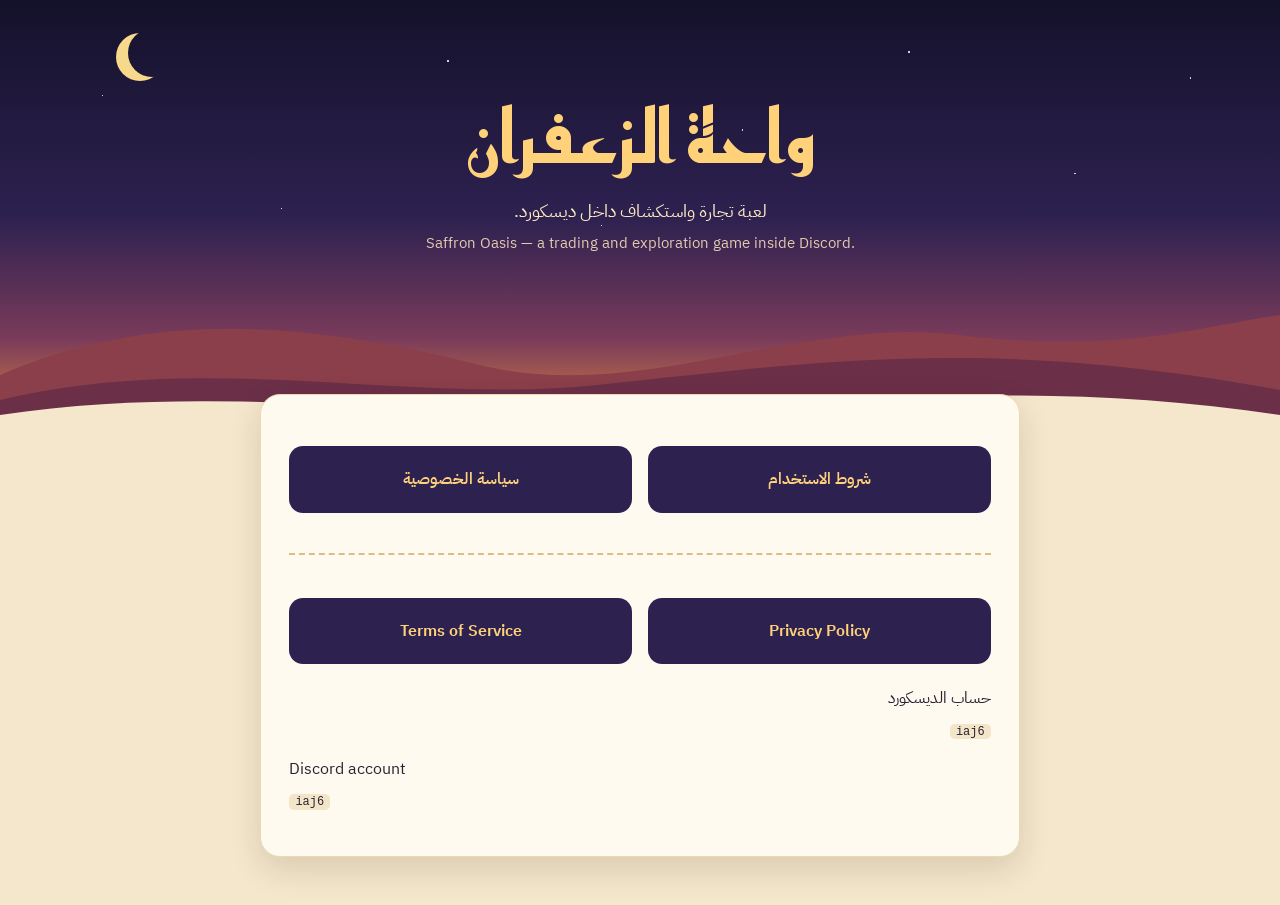
<file: index.html>
<!doctype html><html lang="ar" dir="rtl"><head><meta charset="utf-8"><meta name="viewport" content="width=device-width,initial-scale=1"><title>واحة الزعفران | Saffron Oasis</title><link rel="preconnect" href="https://fonts.googleapis.com"><link rel="preconnect" href="https://fonts.gstatic.com" crossorigin><link href="https://fonts.googleapis.com/css2?family=IBM+Plex+Sans+Arabic:wght@400;600;700&family=Reem+Kufi:wght@500;700&display=swap" rel="stylesheet"><link rel="stylesheet" href="style.css"></head><body>
<header class="hero big"><div class="moon"></div><h1>واحة الزعفران</h1><p>لعبة تجارة واستكشاف داخل ديسكورد.</p><p class="sub-en" lang="en">Saffron Oasis — a trading and exploration game inside Discord.</p><svg class="dunes" viewBox="0 0 1200 170" preserveAspectRatio="none" aria-hidden="true"><path d="M0 110 C150 40 300 60 450 100 C600 140 750 50 900 70 C1050 90 1130 60 1200 50 V170 H0Z" fill="#8a3f4a"/><path d="M0 135 C200 85 380 140 560 120 C760 98 920 70 1200 125 V170 H0Z" fill="#6b2f48"/><path d="M0 150 C220 115 420 160 640 145 C860 130 1010 120 1200 150 V170 H0Z" fill="#f4e7cb"/></svg></header>
<main class="card">
<ul class="tiles"><li><a href="terms.html">شروط الاستخدام</a></li><li><a href="privacy.html">سياسة الخصوصية</a></li></ul>
<div class="en" lang="en"><ul class="tiles"><li><a href="terms.html">Terms of Service</a></li><li><a href="privacy.html">Privacy Policy</a></li></ul></div>
<p class="contact">حساب الديسكورد<br><code>iaj6</code></p>
<p class="contact" lang="en" dir="ltr">Discord account<br><code>iaj6</code></p>
</main></body></html>
</file>
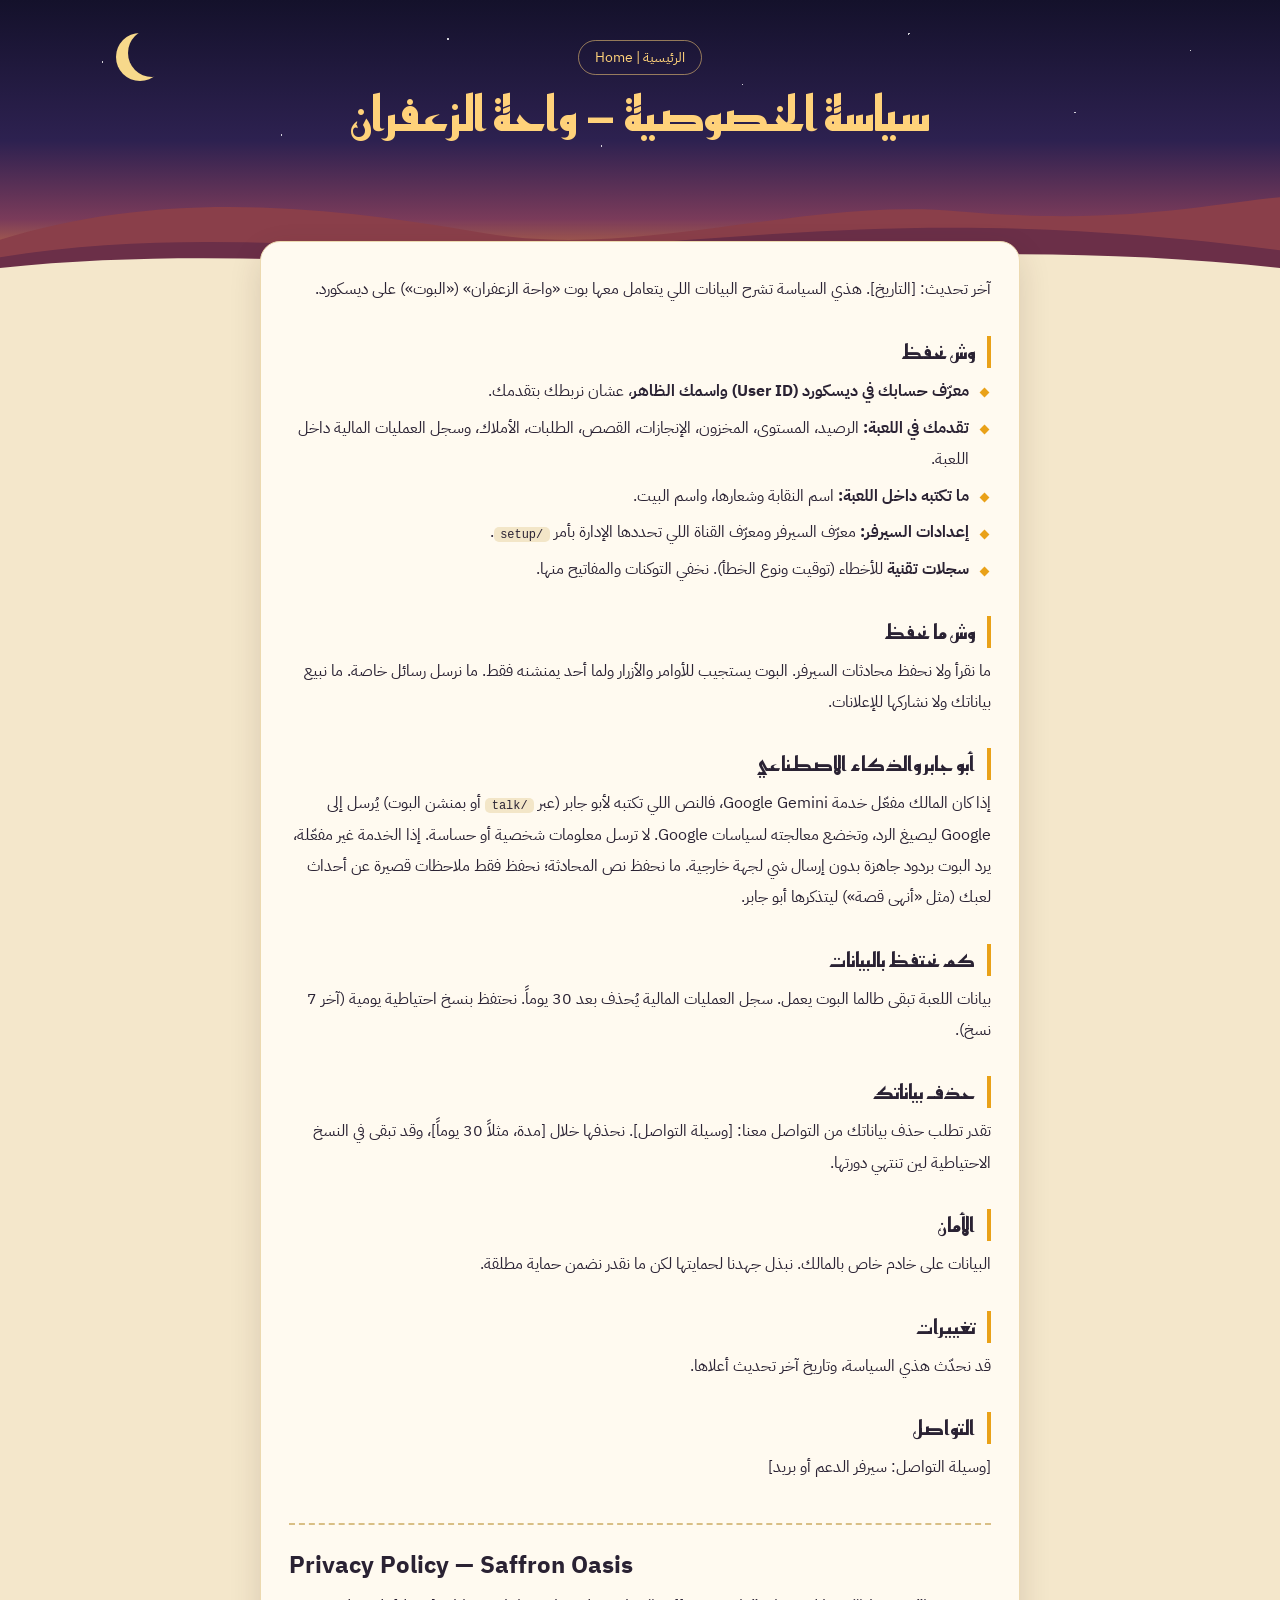
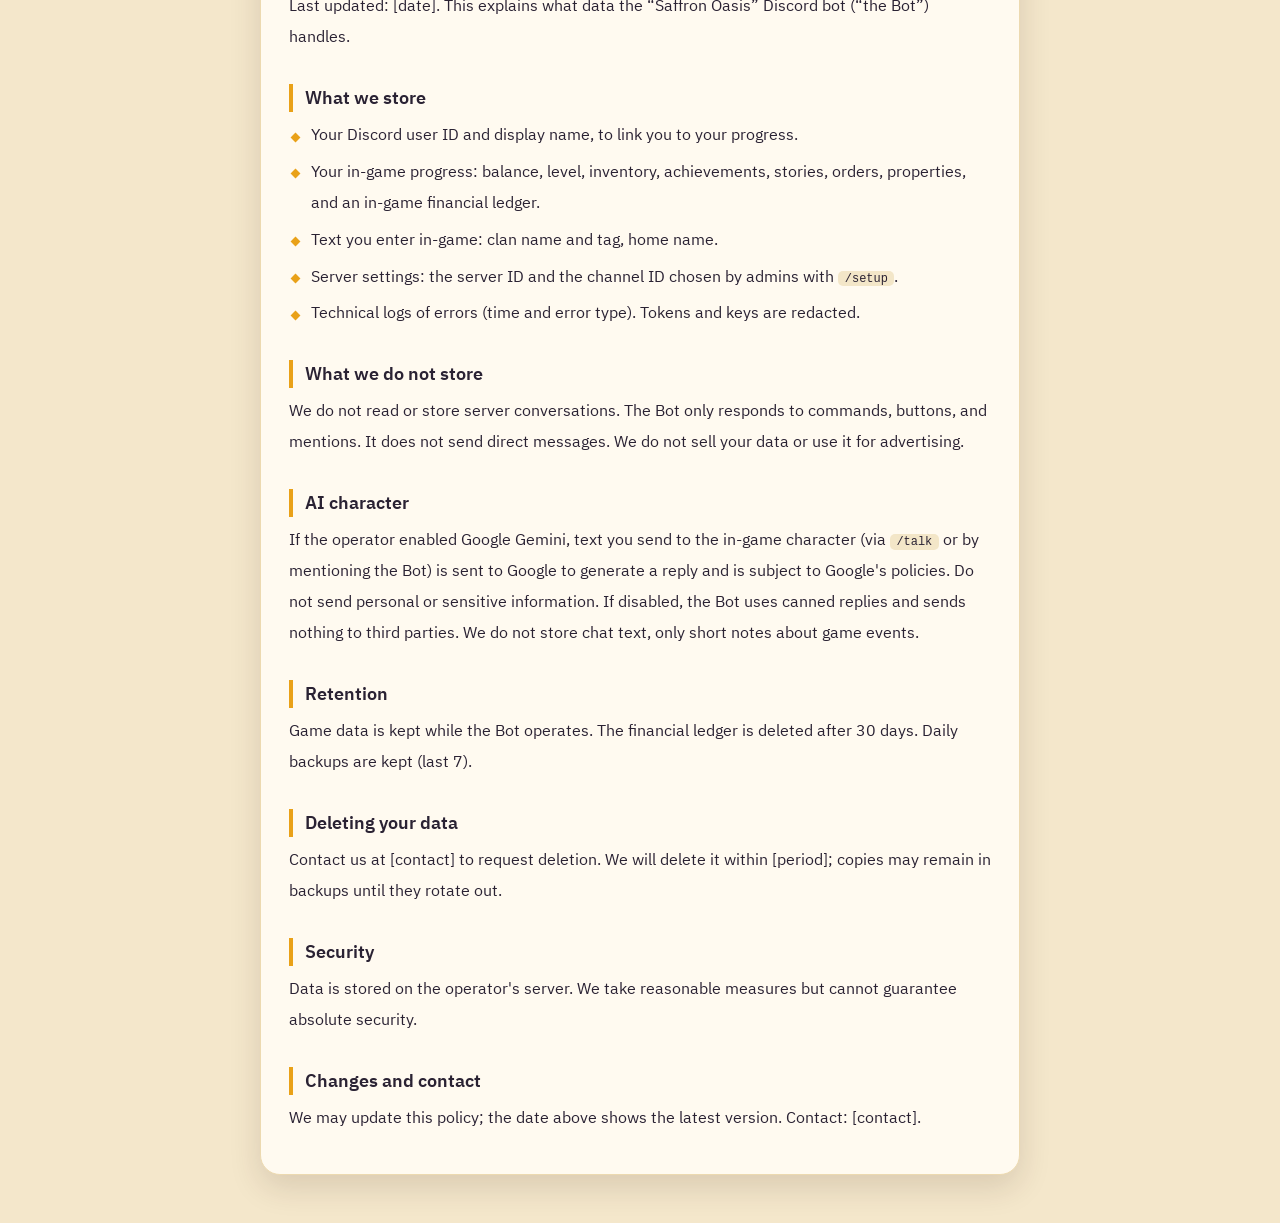
<file: privacy.html>
<!doctype html><html lang="ar" dir="rtl"><head><meta charset="utf-8"><meta name="viewport" content="width=device-width,initial-scale=1"><title>سياسة الخصوصية — واحة الزعفران</title><link rel="preconnect" href="https://fonts.googleapis.com"><link rel="preconnect" href="https://fonts.gstatic.com" crossorigin><link href="https://fonts.googleapis.com/css2?family=IBM+Plex+Sans+Arabic:wght@400;600;700&family=Reem+Kufi:wght@500;700&display=swap" rel="stylesheet"><link rel="stylesheet" href="style.css"></head><body>
<header class="hero"><div class="moon"></div><a class="back" href="index.html">الرئيسية | Home</a><h1>سياسة الخصوصية — واحة الزعفران</h1><svg class="dunes" viewBox="0 0 1200 170" preserveAspectRatio="none" aria-hidden="true"><path d="M0 110 C150 40 300 60 450 100 C600 140 750 50 900 70 C1050 90 1130 60 1200 50 V170 H0Z" fill="#8a3f4a"/><path d="M0 135 C200 85 380 140 560 120 C760 98 920 70 1200 125 V170 H0Z" fill="#6b2f48"/><path d="M0 150 C220 115 420 160 640 145 C860 130 1010 120 1200 150 V170 H0Z" fill="#f4e7cb"/></svg></header><main class="card">
<p>آخر تحديث: [التاريخ]. هذي السياسة تشرح البيانات اللي يتعامل معها بوت «واحة الزعفران» («البوت») على ديسكورد.</p>
<h2>وش نحفظ</h2>
<ul>
<li><b>معرّف حسابك في ديسكورد (User ID) واسمك الظاهر</b>، عشان نربطك بتقدمك.</li>
<li><b>تقدمك في اللعبة:</b> الرصيد، المستوى، المخزون، الإنجازات، القصص، الطلبات، الأملاك، وسجل العمليات المالية داخل اللعبة.</li>
<li><b>ما تكتبه داخل اللعبة:</b> اسم النقابة وشعارها، واسم البيت.</li>
<li><b>إعدادات السيرفر:</b> معرّف السيرفر ومعرّف القناة اللي تحددها الإدارة بأمر <code>/setup</code>.</li>
<li><b>سجلات تقنية</b> للأخطاء (توقيت ونوع الخطأ). نخفي التوكنات والمفاتيح منها.</li>
</ul>
<h2>وش ما نحفظ</h2>
<p>ما نقرأ ولا نحفظ محادثات السيرفر. البوت يستجيب للأوامر والأزرار ولما أحد يمنشنه فقط. ما نرسل رسائل خاصة. ما نبيع بياناتك ولا نشاركها للإعلانات.</p>
<h2>أبو جابر والذكاء الاصطناعي</h2>
<p>إذا كان المالك مفعّل خدمة Google Gemini، فالنص اللي تكتبه لأبو جابر (عبر <code>/talk</code> أو بمنشن البوت) يُرسل إلى Google ليصيغ الرد، وتخضع معالجته لسياسات Google. لا ترسل معلومات شخصية أو حساسة. إذا الخدمة غير مفعّلة، يرد البوت بردود جاهزة بدون إرسال شي لجهة خارجية. ما نحفظ نص المحادثة؛ نحفظ فقط ملاحظات قصيرة عن أحداث لعبك (مثل «أنهى قصة») ليتذكرها أبو جابر.</p>
<h2>كم نحتفظ بالبيانات</h2>
<p>بيانات اللعبة تبقى طالما البوت يعمل. سجل العمليات المالية يُحذف بعد 30 يوماً. نحتفظ بنسخ احتياطية يومية (آخر 7 نسخ).</p>
<h2>حذف بياناتك</h2>
<p>تقدر تطلب حذف بياناتك من التواصل معنا: [وسيلة التواصل]. نحذفها خلال [مدة، مثلاً 30 يوماً]، وقد تبقى في النسخ الاحتياطية لين تنتهي دورتها.</p>
<h2>الأمان</h2>
<p>البيانات على خادم خاص بالمالك. نبذل جهدنا لحمايتها لكن ما نقدر نضمن حماية مطلقة.</p>
<h2>تغييرات</h2>
<p>قد نحدّث هذي السياسة، وتاريخ آخر تحديث أعلاها.</p>
<h2>التواصل</h2>
<p>[وسيلة التواصل: سيرفر الدعم أو بريد]</p>
<div class="en" lang="en">
<h1>Privacy Policy — Saffron Oasis</h1>
<p>Last updated: [date]. This explains what data the “Saffron Oasis” Discord bot (“the Bot”) handles.</p>
<h2>What we store</h2>
<ul><li>Your Discord user ID and display name, to link you to your progress.</li>
<li>Your in-game progress: balance, level, inventory, achievements, stories, orders, properties, and an in-game financial ledger.</li>
<li>Text you enter in-game: clan name and tag, home name.</li>
<li>Server settings: the server ID and the channel ID chosen by admins with <code>/setup</code>.</li>
<li>Technical logs of errors (time and error type). Tokens and keys are redacted.</li></ul>
<h2>What we do not store</h2>
<p>We do not read or store server conversations. The Bot only responds to commands, buttons, and mentions. It does not send direct messages. We do not sell your data or use it for advertising.</p>
<h2>AI character</h2>
<p>If the operator enabled Google Gemini, text you send to the in-game character (via <code>/talk</code> or by mentioning the Bot) is sent to Google to generate a reply and is subject to Google's policies. Do not send personal or sensitive information. If disabled, the Bot uses canned replies and sends nothing to third parties. We do not store chat text, only short notes about game events.</p>
<h2>Retention</h2>
<p>Game data is kept while the Bot operates. The financial ledger is deleted after 30 days. Daily backups are kept (last 7).</p>
<h2>Deleting your data</h2>
<p>Contact us at [contact] to request deletion. We will delete it within [period]; copies may remain in backups until they rotate out.</p>
<h2>Security</h2>
<p>Data is stored on the operator's server. We take reasonable measures but cannot guarantee absolute security.</p>
<h2>Changes and contact</h2>
<p>We may update this policy; the date above shows the latest version. Contact: [contact].</p>
</div></main></body></html>
</file>
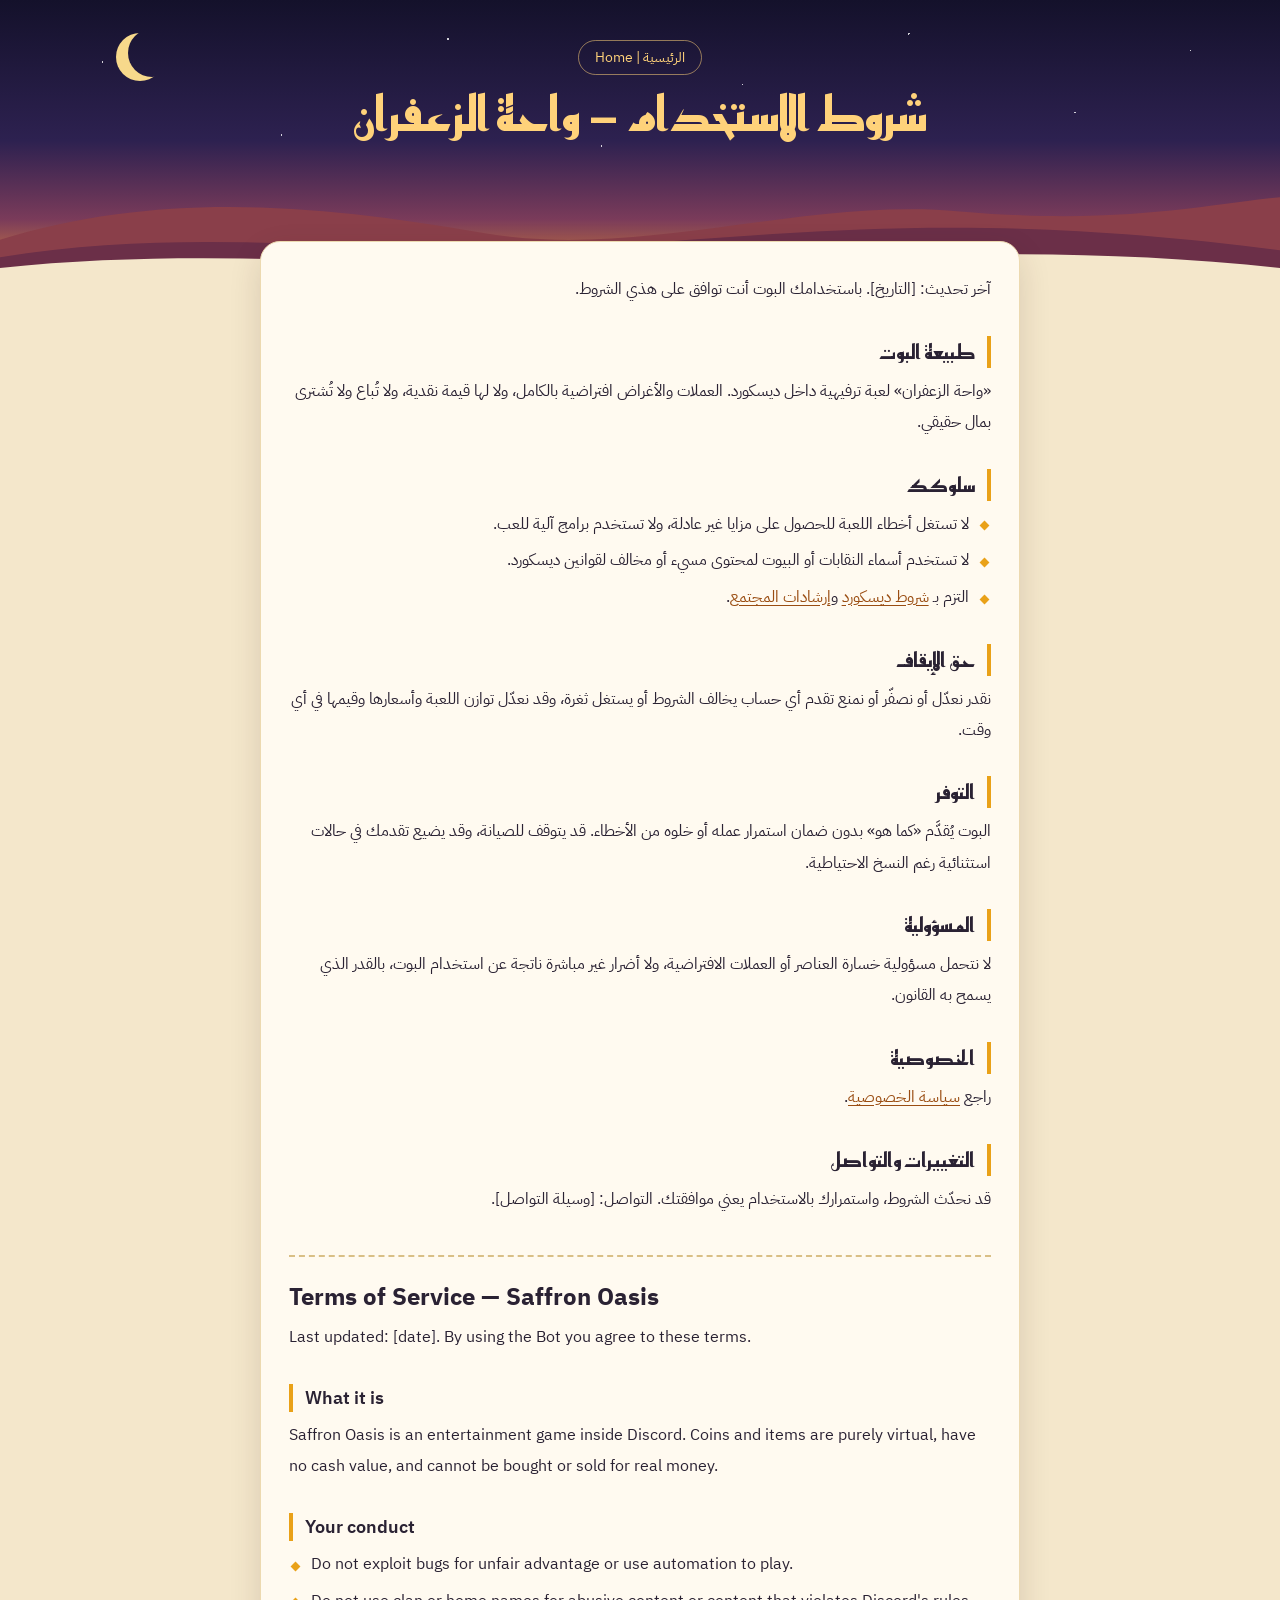
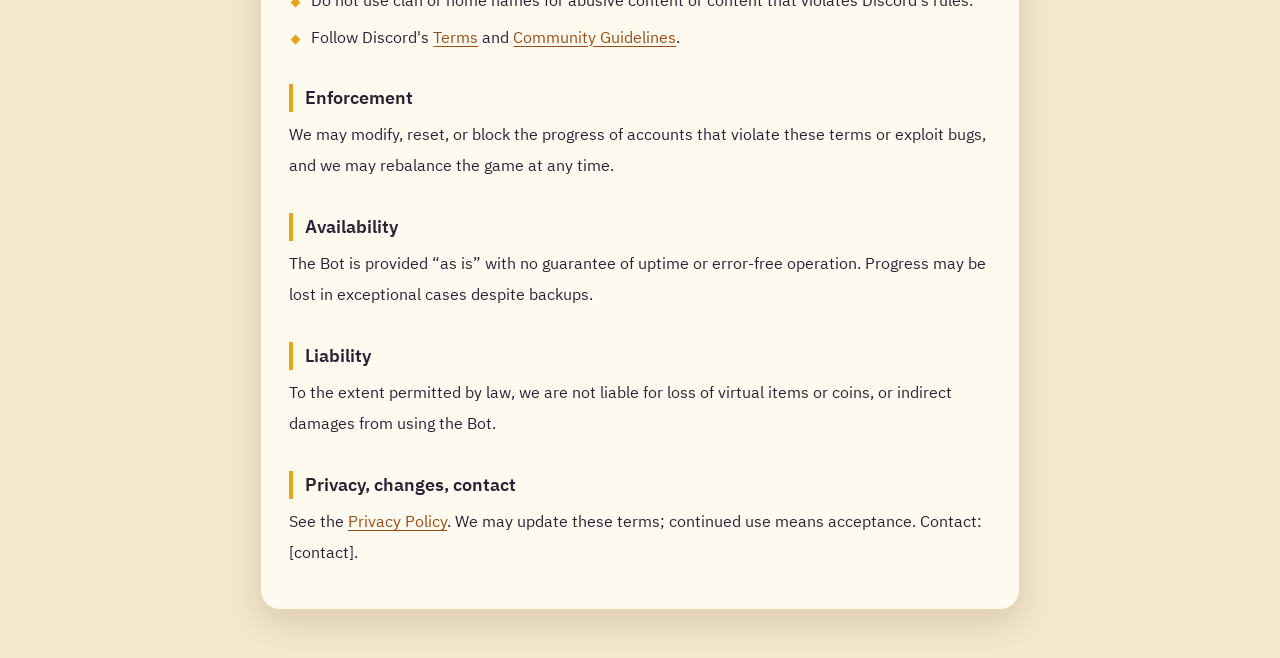
<file: terms.html>
<!doctype html><html lang="ar" dir="rtl"><head><meta charset="utf-8"><meta name="viewport" content="width=device-width,initial-scale=1"><title>شروط الاستخدام — واحة الزعفران</title><link rel="preconnect" href="https://fonts.googleapis.com"><link rel="preconnect" href="https://fonts.gstatic.com" crossorigin><link href="https://fonts.googleapis.com/css2?family=IBM+Plex+Sans+Arabic:wght@400;600;700&family=Reem+Kufi:wght@500;700&display=swap" rel="stylesheet"><link rel="stylesheet" href="style.css"></head><body>
<header class="hero"><div class="moon"></div><a class="back" href="index.html">الرئيسية | Home</a><h1>شروط الاستخدام — واحة الزعفران</h1><svg class="dunes" viewBox="0 0 1200 170" preserveAspectRatio="none" aria-hidden="true"><path d="M0 110 C150 40 300 60 450 100 C600 140 750 50 900 70 C1050 90 1130 60 1200 50 V170 H0Z" fill="#8a3f4a"/><path d="M0 135 C200 85 380 140 560 120 C760 98 920 70 1200 125 V170 H0Z" fill="#6b2f48"/><path d="M0 150 C220 115 420 160 640 145 C860 130 1010 120 1200 150 V170 H0Z" fill="#f4e7cb"/></svg></header><main class="card">
<p>آخر تحديث: [التاريخ]. باستخدامك البوت أنت توافق على هذي الشروط.</p>
<h2>طبيعة البوت</h2>
<p>«واحة الزعفران» لعبة ترفيهية داخل ديسكورد. العملات والأغراض افتراضية بالكامل، ولا لها قيمة نقدية، ولا تُباع ولا تُشترى بمال حقيقي.</p>
<h2>سلوكك</h2>
<ul><li>لا تستغل أخطاء اللعبة للحصول على مزايا غير عادلة، ولا تستخدم برامج آلية للعب.</li>
<li>لا تستخدم أسماء النقابات أو البيوت لمحتوى مسيء أو مخالف لقوانين ديسكورد.</li>
<li>التزم بـ <a href="https://discord.com/terms">شروط ديسكورد</a> و<a href="https://discord.com/guidelines">إرشادات المجتمع</a>.</li></ul>
<h2>حق الإيقاف</h2>
<p>نقدر نعدّل أو نصفّر أو نمنع تقدم أي حساب يخالف الشروط أو يستغل ثغرة، وقد نعدّل توازن اللعبة وأسعارها وقيمها في أي وقت.</p>
<h2>التوفر</h2>
<p>البوت يُقدَّم «كما هو» بدون ضمان استمرار عمله أو خلوه من الأخطاء. قد يتوقف للصيانة، وقد يضيع تقدمك في حالات استثنائية رغم النسخ الاحتياطية.</p>
<h2>المسؤولية</h2>
<p>لا نتحمل مسؤولية خسارة العناصر أو العملات الافتراضية، ولا أضرار غير مباشرة ناتجة عن استخدام البوت، بالقدر الذي يسمح به القانون.</p>
<h2>الخصوصية</h2>
<p>راجع <a href="privacy.html">سياسة الخصوصية</a>.</p>
<h2>التغييرات والتواصل</h2>
<p>قد نحدّث الشروط، واستمرارك بالاستخدام يعني موافقتك. التواصل: [وسيلة التواصل].</p>
<div class="en" lang="en">
<h1>Terms of Service — Saffron Oasis</h1>
<p>Last updated: [date]. By using the Bot you agree to these terms.</p>
<h2>What it is</h2><p>Saffron Oasis is an entertainment game inside Discord. Coins and items are purely virtual, have no cash value, and cannot be bought or sold for real money.</p>
<h2>Your conduct</h2><ul><li>Do not exploit bugs for unfair advantage or use automation to play.</li><li>Do not use clan or home names for abusive content or content that violates Discord's rules.</li><li>Follow Discord's <a href="https://discord.com/terms">Terms</a> and <a href="https://discord.com/guidelines">Community Guidelines</a>.</li></ul>
<h2>Enforcement</h2><p>We may modify, reset, or block the progress of accounts that violate these terms or exploit bugs, and we may rebalance the game at any time.</p>
<h2>Availability</h2><p>The Bot is provided “as is” with no guarantee of uptime or error-free operation. Progress may be lost in exceptional cases despite backups.</p>
<h2>Liability</h2><p>To the extent permitted by law, we are not liable for loss of virtual items or coins, or indirect damages from using the Bot.</p>
<h2>Privacy, changes, contact</h2><p>See the <a href="privacy.html">Privacy Policy</a>. We may update these terms; continued use means acceptance. Contact: [contact].</p>
</div></main></body></html>
</file>
<file: style.css>
:root{--night:#17142e;--dusk:#2d2150;--saffron:#e9a118;--gold:#ffd27a;--sand:#f4e7cb;--paper:#fffaf0;--ink:#2a2233;--link:#9a4d12}
*{box-sizing:border-box}
html{scroll-behavior:smooth}
body{margin:0;background:var(--sand);color:var(--ink);font-family:"IBM Plex Sans Arabic",system-ui,"Segoe UI",Tahoma,sans-serif;line-height:1.95}
.hero{position:relative;overflow:hidden;text-align:center;color:#fff5e1;padding:2.5rem 1rem 8rem;background:linear-gradient(180deg,#14112b 0%,#2d2150 50%,#7a3b5a 78%,#e08a3c 100%)}
.hero.big{padding:5rem 1rem 11rem}
.hero::before{content:"";position:absolute;inset:0;opacity:.8;background-image:radial-gradient(1.5px 1.5px at 8% 22%,#fff 50%,transparent 52%),radial-gradient(1.5px 1.5px at 22% 48%,#fff 50%,transparent 52%),radial-gradient(2px 2px at 35% 14%,#fff 50%,transparent 52%),radial-gradient(1.5px 1.5px at 58% 30%,#fff 50%,transparent 52%),radial-gradient(2px 2px at 71% 12%,#fff 50%,transparent 52%),radial-gradient(1.5px 1.5px at 84% 40%,#fff 50%,transparent 52%),radial-gradient(1.5px 1.5px at 93% 18%,#fff 50%,transparent 52%),radial-gradient(1.5px 1.5px at 47% 52%,#fff 50%,transparent 52%)}
.moon{position:absolute;top:1.8rem;left:10%;width:48px;height:48px;border-radius:50%;box-shadow:-12px 4px 0 0 #f7d98b;animation:rise 1.6s ease-out both}
@keyframes rise{from{opacity:0;transform:translateY(14px)}to{opacity:1;transform:none}}
.dunes{position:absolute;left:0;bottom:-1px;width:100%;height:120px;display:block}
.hero.big .dunes{height:170px}
.hero>h1,.hero>p,.hero>.back{position:relative;z-index:1}
.hero h1{margin:.4rem 0 .3rem;font-family:"Reem Kufi","IBM Plex Sans Arabic",sans-serif;font-weight:700;font-size:clamp(1.8rem,5.5vw,3rem);line-height:1.4;color:var(--gold)}
.hero.big h1{font-size:clamp(2.6rem,9vw,4.6rem)}
.hero p{margin:0;font-size:1.1rem;color:#ffe9c2}
.hero .sub-en{direction:ltr;font-size:.95rem;opacity:.85}
.back{display:inline-block;padding:.15rem 1rem;border:1px solid #ffd27a88;border-radius:99px;color:var(--gold);text-decoration:none;font-size:.9rem}
.back:hover{background:var(--gold);color:var(--night)}
.card{position:relative;max-width:760px;margin:-2.5rem auto 3rem;padding:2rem 1.75rem;background:var(--paper);border:1px solid #ecd9b0;border-radius:20px;box-shadow:0 12px 32px rgba(60,30,20,.14)}
.card>p:first-child{margin-top:0}
h2{margin:1.9rem 0 .5rem;padding-inline-start:.75rem;border-inline-start:4px solid var(--saffron);font-family:"Reem Kufi","IBM Plex Sans Arabic",sans-serif;font-size:1.25rem;line-height:1.6}
p{margin:.5rem 0}
ul{list-style:none;margin:.5rem 0;padding:0}
li{position:relative;padding-inline-start:1.4rem;margin:.35rem 0}
li::before{content:"";position:absolute;inset-inline-start:.2rem;top:.85em;width:7px;height:7px;background:var(--saffron);transform:rotate(45deg)}
a{color:var(--link);text-underline-offset:3px}
a:focus-visible{outline:3px solid var(--saffron);outline-offset:3px;border-radius:4px}
code{background:#f3e6c8;padding:.05rem .4rem;border-radius:5px;font-size:.92em}
.en{direction:ltr;text-align:left;margin-top:2.5rem;padding-top:1.5rem;border-top:2px dashed #d9bf86}
.en h1{margin:0 0 .5rem;font-size:1.5rem;font-weight:700;line-height:1.4}
.en h2{font-family:inherit;font-weight:600;font-size:1.1rem}
.tiles{display:grid;grid-template-columns:1fr 1fr;gap:1rem;margin:1.2rem 0}
.tiles li{padding:0;margin:0}
.tiles li::before{display:none}
.tiles a{display:block;padding:1.1rem .8rem;border-radius:14px;background:var(--dusk);color:var(--gold);font-weight:600;text-align:center;text-decoration:none;transition:background .2s,color .2s}
.tiles a:hover{background:var(--saffron);color:var(--night)}
@media(max-width:520px){.tiles{grid-template-columns:1fr}.card{margin-inline:.75rem;padding:1.5rem 1.2rem}.moon{left:6%}}
@media(prefers-reduced-motion:reduce){.moon{animation:none}html{scroll-behavior:auto}}
</file>
